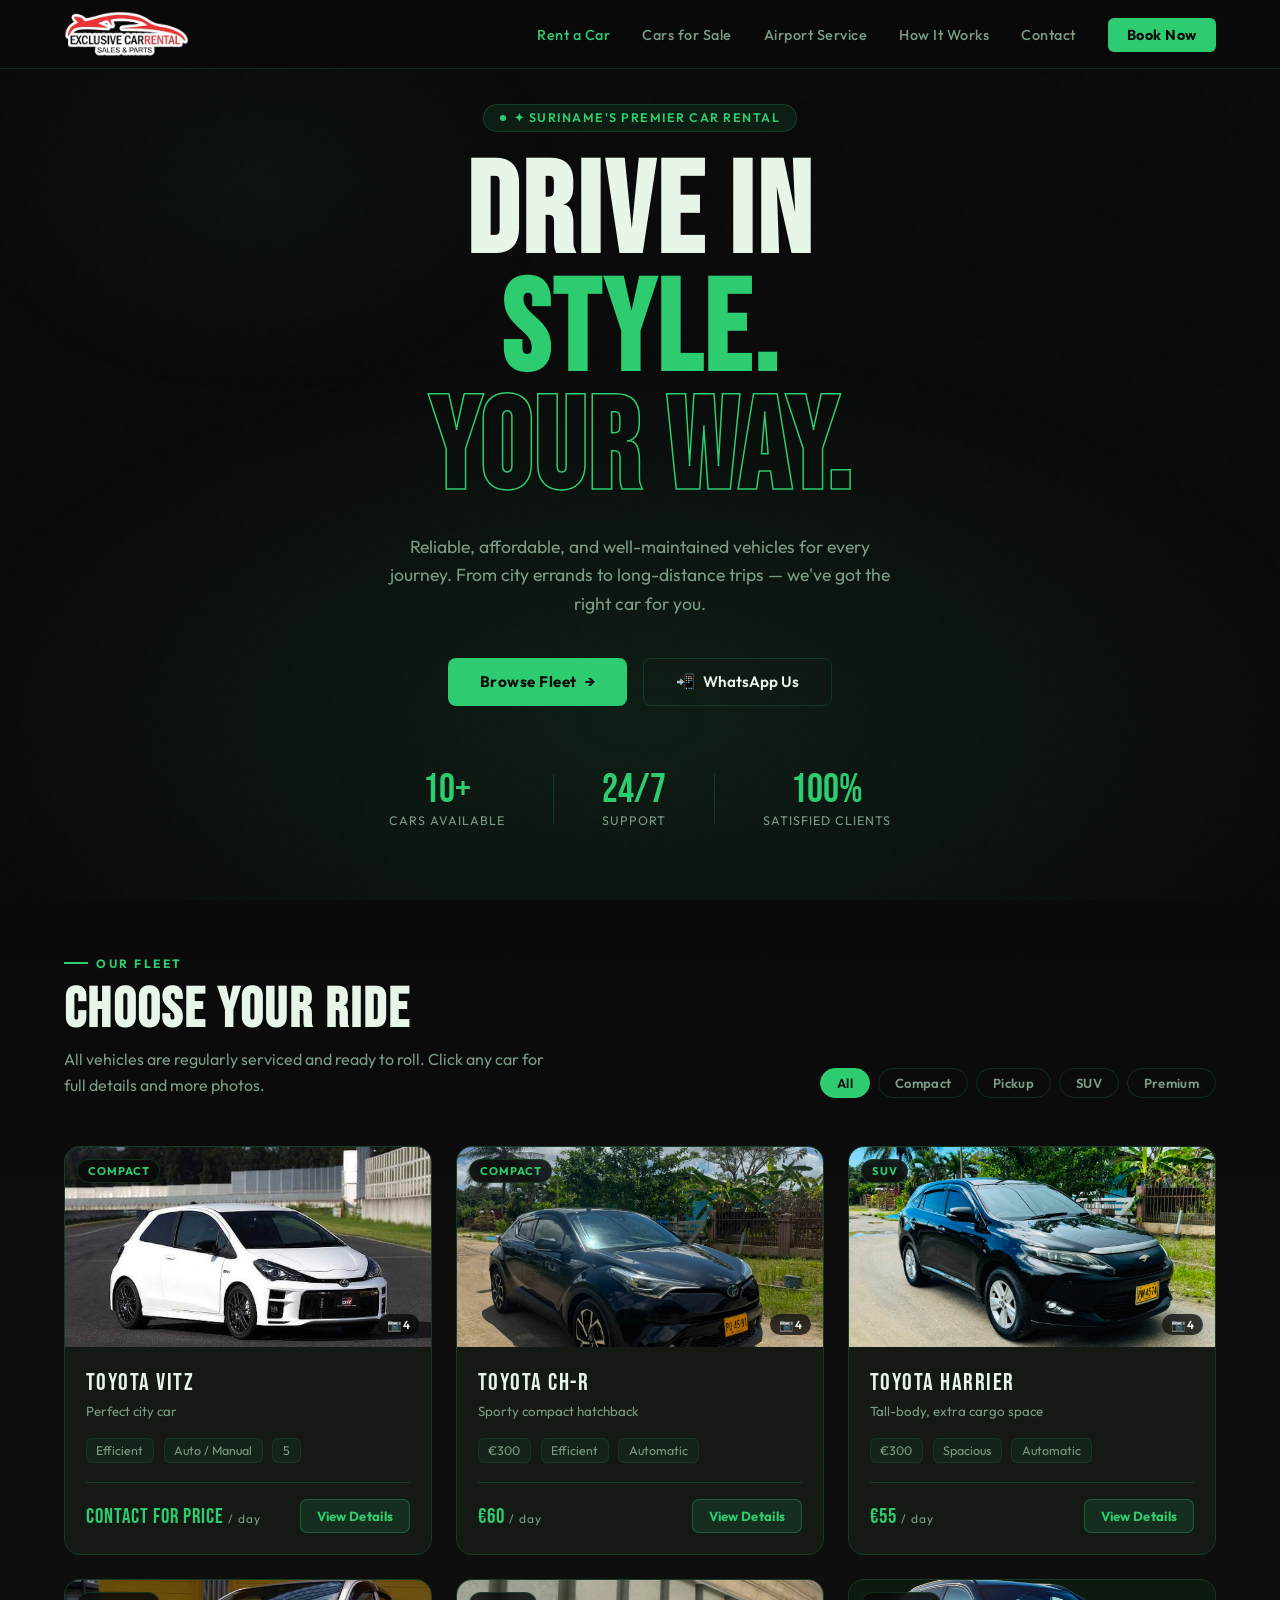
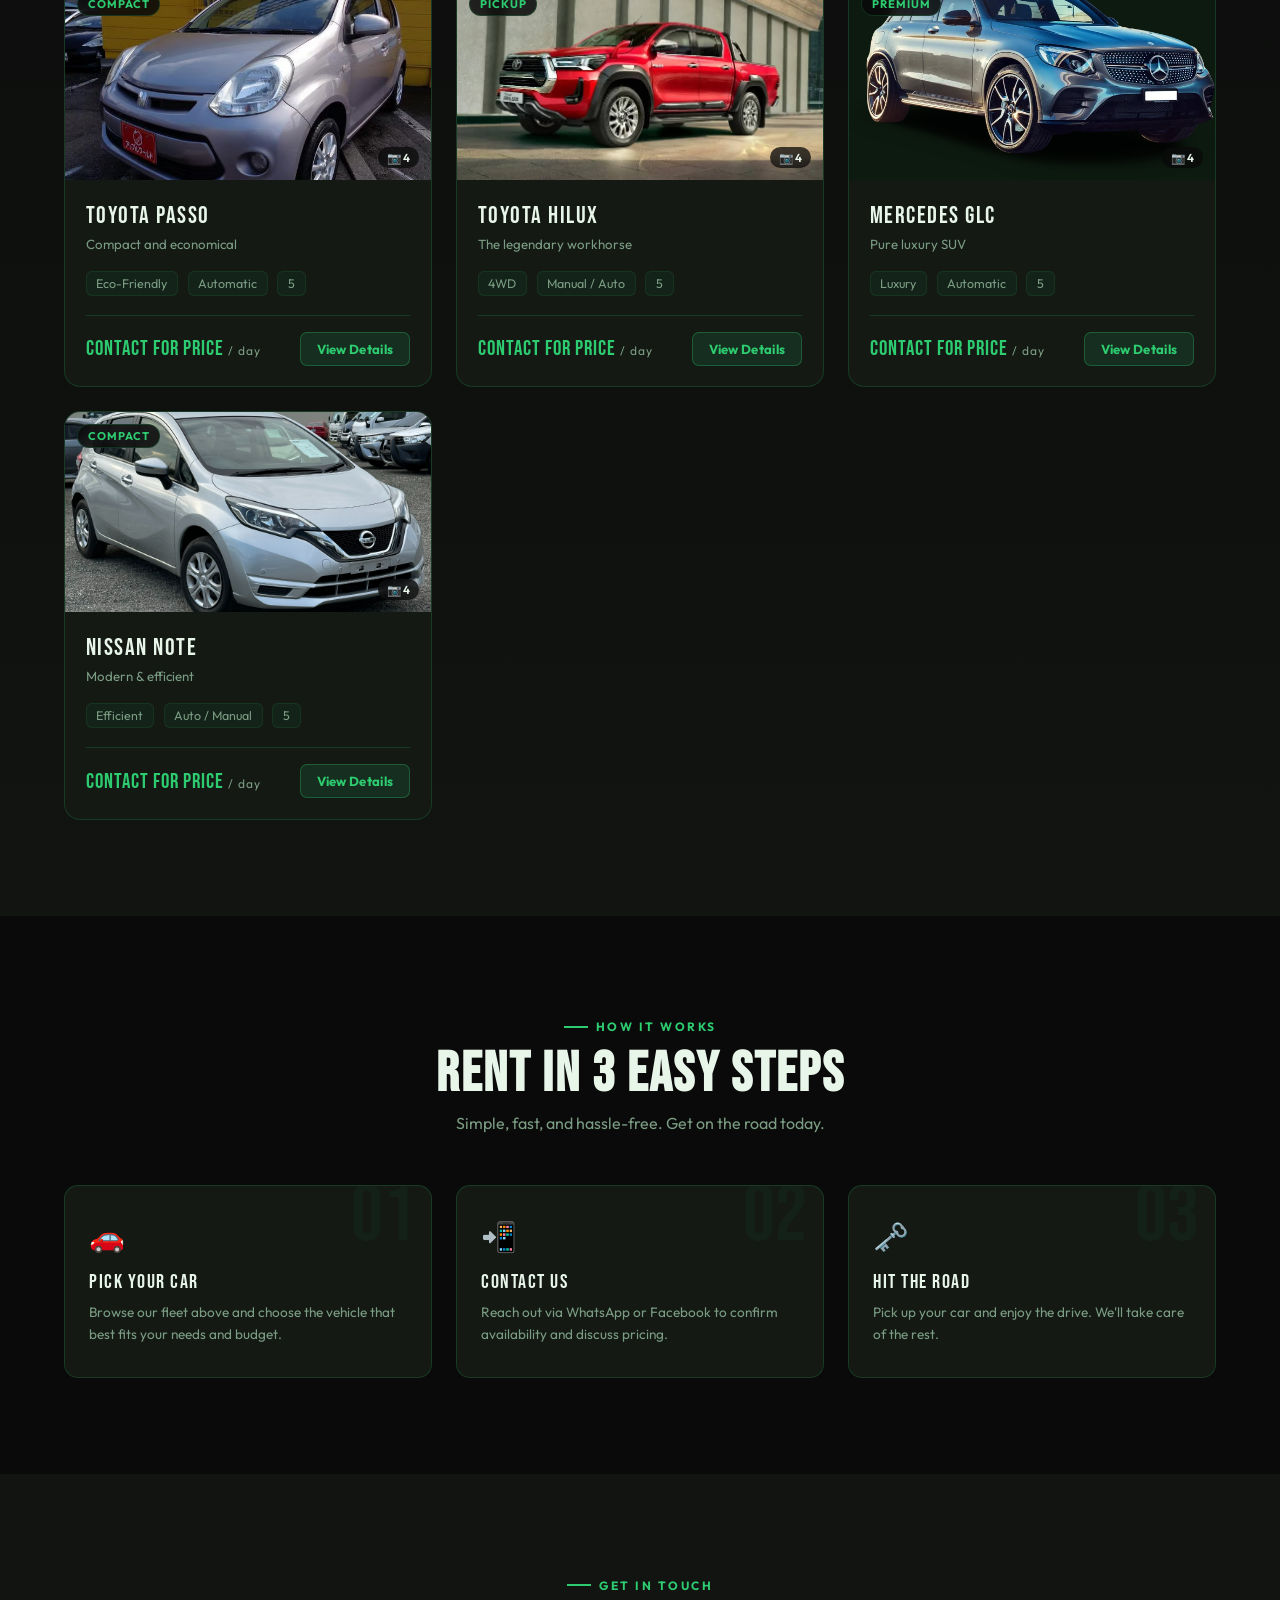
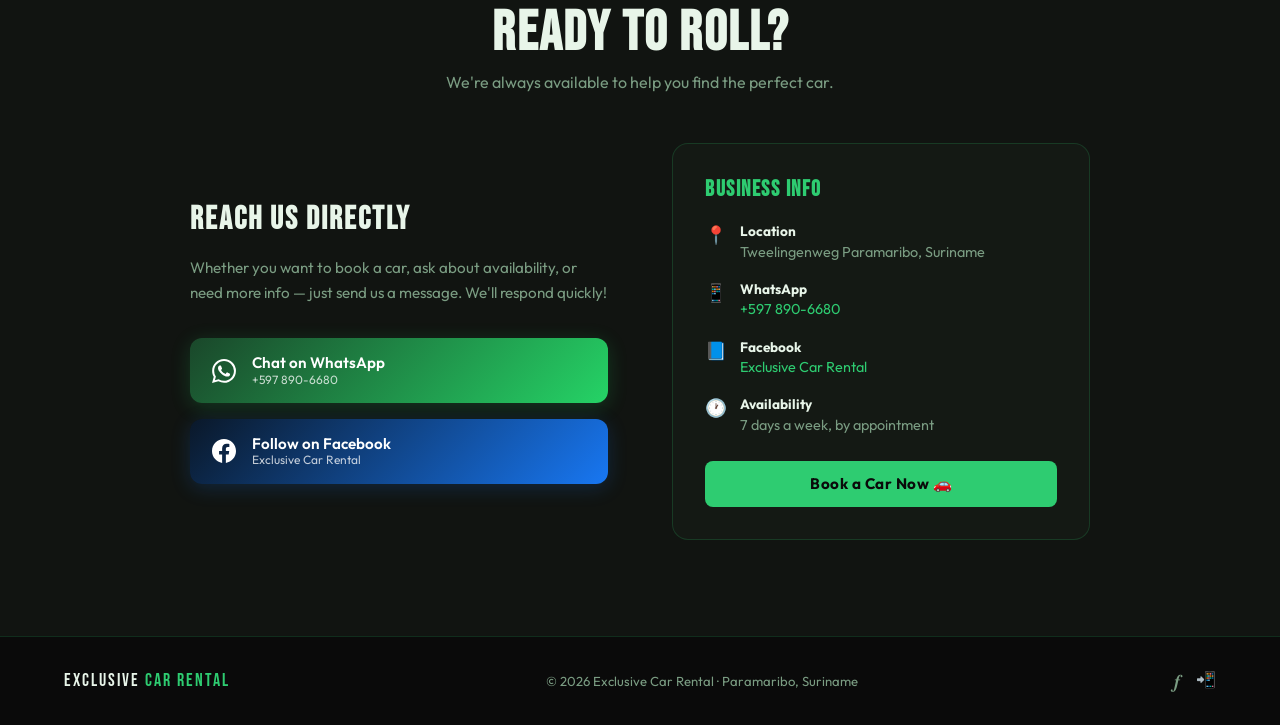
<file: index.html>
<!DOCTYPE html>
<html lang="en">
<head>
  <meta charset="UTF-8" />
  <meta name="viewport" content="width=device-width, initial-scale=1.0"/>
  <title>Exclusive Car Rental — Rent a Car in Suriname</title>
  <link rel="icon" href="img/logo.png">
  <link href="https://fonts.googleapis.com/css2?family=Bebas+Neue&family=Outfit:wght@300;400;500;600;700&display=swap" rel="stylesheet"/>
  <link rel="stylesheet" href="index.css">
</head>
<body>

<!-- NAVBAR -->
<nav>
  <a href="index.html" class="logo">
    <img src="img/logo.png" alt="Exclusive Car Rental">
  </a>
  <ul class="nav-links">
    <li><a href="index.html#fleet" class="active">Rent a Car</a></li>
    <li><a href="sales.html">Cars for Sale</a></li>
    <li><a href="airport.html">Airport Service</a></li>
    <li><a href="index.html#how">How It Works</a></li>
    <li><a href="index.html#contact">Contact</a></li>
    <li><a href="https://wa.me/5978906680" target="_blank" class="nav-cta">Book Now</a></li>
  </ul>
  <button class="hamburger" onclick="toggleMenu()" aria-label="Menu">
    <span></span><span></span><span></span>
  </button>
</nav>

<!-- MOBILE MENU -->
<div class="mobile-menu" id="mobileMenu">
  <a href="index.html#fleet" onclick="toggleMenu()">Rent a Car</a>
  <a href="sales.html" onclick="toggleMenu()">Cars for Sale</a>
  <a href="airport.html" onclick="toggleMenu()">Airport Service</a>
  <a href="index.html#how" onclick="toggleMenu()">How It Works</a>
  <a href="index.html#contact" onclick="toggleMenu()">Contact</a>
  <a href="https://wa.me/5978906680" target="_blank">📲 Book on WhatsApp</a>
</div>

<!-- HERO -->
<section class="hero">
  <div class="hero-bg"></div>
  <div class="hero-badge">✦ Suriname's Premier Car Rental</div>
  <h1>
    DRIVE IN<br>
    <span class="accent">STYLE.</span><br>
    <span class="outline">YOUR WAY.</span>
  </h1>
  <p class="hero-sub">
    Reliable, affordable, and well-maintained vehicles for every journey.
    From city errands to long-distance trips — we've got the right car for you.
  </p>
  <div class="hero-actions">
    <a href="#fleet" class="btn-primary">
      <span>Browse Fleet</span>
      <span>→</span>
    </a>
    <a href="https://wa.me/5978906680" target="_blank" class="btn-outline">
      <span>📲</span>
      <span>WhatsApp Us</span>
    </a>
  </div>
  <div class="hero-stats">
    <div class="stat">
      <div class="stat-num">10+</div>
      <div class="stat-label">Cars Available</div>
    </div>
    <div class="divider"></div>
    <div class="stat">
      <div class="stat-num">24/7</div>
      <div class="stat-label">Support</div>
    </div>
    <div class="divider"></div>
    <div class="stat">
      <div class="stat-num">100%</div>
      <div class="stat-label">Satisfied Clients</div>
    </div>
  </div>
</section>

<!-- FLEET -->
<section id="fleet">
  <div class="fleet-header">
    <div>
      <div class="section-label">Our Fleet</div>
      <h2 class="section-title">CHOOSE YOUR RIDE</h2>
      <p class="section-sub">All vehicles are regularly serviced and ready to roll. Click any car for full details and more photos.</p>
    </div>
    <div class="filter-tabs">
      <button class="tab active" onclick="filterCars('all', this)">All</button>
      <button class="tab" onclick="filterCars('compact', this)">Compact</button>
      <button class="tab" onclick="filterCars('pickup', this)">Pickup</button>
      <button class="tab" onclick="filterCars('suv', this)">SUV</button>
      <button class="tab" onclick="filterCars('premium', this)">Premium</button>
    </div>
  </div>

  <div class="cars-grid" id="carsGrid">
    <!-- populated by script -->
  </div>
</section>

<!-- HOW IT WORKS -->
<section id="how">
  <div style="text-align:center; margin-bottom:0;">
    <div class="section-label" style="justify-content:center;">How It Works</div>
    <h2 class="section-title">RENT IN 3 EASY STEPS</h2>
    <p class="section-sub" style="margin: 0 auto;">Simple, fast, and hassle-free. Get on the road today.</p>
  </div>
  <div class="how-grid">
    <div class="how-card reveal" data-num="01">
      <div class="how-icon">🚗</div>
      <div class="how-title">Pick Your Car</div>
      <div class="how-desc">Browse our fleet above and choose the vehicle that best fits your needs and budget.</div>
    </div>
    <div class="how-card reveal" data-num="02" style="transition-delay:0.1s">
      <div class="how-icon">📲</div>
      <div class="how-title">Contact Us</div>
      <div class="how-desc">Reach out via WhatsApp or Facebook to confirm availability and discuss pricing.</div>
    </div>
    <div class="how-card reveal" data-num="03" style="transition-delay:0.2s">
      <div class="how-icon">🗝️</div>
      <div class="how-title">Hit the Road</div>
      <div class="how-desc">Pick up your car and enjoy the drive. We'll take care of the rest.</div>
    </div>
  </div>
</section>

<!-- CONTACT -->
<section id="contact">
  <div style="text-align:center;">
    <div class="section-label" style="justify-content:center;">Get In Touch</div>
    <h2 class="section-title">READY TO ROLL?</h2>
    <p class="section-sub" style="margin: 0 auto;">We're always available to help you find the perfect car.</p>
  </div>

  <div class="contact-wrapper">
    <div class="contact-info reveal">
      <h3>Reach Us Directly</h3>
      <p>Whether you want to book a car, ask about availability, or need more info — just send us a message. We'll respond quickly!</p>
      <div class="social-btns">
        <a href="https://wa.me/5978906680" target="_blank" class="social-btn whatsapp">
          <svg viewBox="0 0 24 24" fill="currentColor">
            <path d="M17.472 14.382c-.297-.149-1.758-.867-2.03-.967-.273-.099-.471-.148-.67.15-.197.297-.767.966-.94 1.164-.173.199-.347.223-.644.075-.297-.15-1.255-.463-2.39-1.475-.883-.788-1.48-1.761-1.653-2.059-.173-.297-.018-.458.13-.606.134-.133.298-.347.446-.52.149-.174.198-.298.298-.497.099-.198.05-.371-.025-.52-.075-.149-.669-1.612-.916-2.207-.242-.579-.487-.5-.669-.51-.173-.008-.371-.01-.57-.01-.198 0-.52.074-.792.372-.272.297-1.04 1.016-1.04 2.479 0 1.462 1.065 2.875 1.213 3.074.149.198 2.096 3.2 5.077 4.487.709.306 1.262.489 1.694.625.712.227 1.36.195 1.871.118.571-.085 1.758-.719 2.006-1.413.248-.694.248-1.289.173-1.413-.074-.124-.272-.198-.57-.347m-5.421 7.403h-.004a9.87 9.87 0 01-5.031-1.378l-.361-.214-3.741.982.998-3.648-.235-.374a9.86 9.86 0 01-1.51-5.26c.001-5.45 4.436-9.884 9.888-9.884 2.64 0 5.122 1.03 6.988 2.898a9.825 9.825 0 012.893 6.994c-.003 5.45-4.437 9.884-9.885 9.884m8.413-18.297A11.815 11.815 0 0012.05 0C5.495 0 .16 5.335.157 11.892c0 2.096.547 4.142 1.588 5.945L.057 24l6.305-1.654a11.882 11.882 0 005.683 1.448h.005c6.554 0 11.89-5.335 11.893-11.893a11.821 11.821 0 00-3.48-8.413z"/>
          </svg>
          <div class="social-btn-text">
            Chat on WhatsApp
            <small>+597 890-6680</small>
          </div>
        </a>
        <a href="https://www.facebook.com/share/1Eqevfsc1A/?mibextid=wwXIfr" target="_blank" class="social-btn facebook">
          <svg viewBox="0 0 24 24" fill="currentColor">
            <path d="M24 12.073c0-6.627-5.373-12-12-12s-12 5.373-12 12c0 5.99 4.388 10.954 10.125 11.854v-8.385H7.078v-3.47h3.047V9.43c0-3.007 1.792-4.669 4.533-4.669 1.312 0 2.686.235 2.686.235v2.953H15.83c-1.491 0-1.956.925-1.956 1.874v2.25h3.328l-.532 3.47h-2.796v8.385C19.612 23.027 24 18.062 24 12.073z"/>
          </svg>
          <div class="social-btn-text">
            Follow on Facebook
            <small>Exclusive Car Rental</small>
          </div>
        </a>
      </div>
    </div>

    <div class="contact-card reveal" style="transition-delay:0.15s">
      <h4>Business Info</h4>
      <div class="contact-row">
        <span class="contact-row-icon">📍</span>
        <div><strong>Location</strong>Tweelingenweg Paramaribo, Suriname</div>
      </div>
      <div class="contact-row">
        <span class="contact-row-icon">📱</span>
        <div><strong>WhatsApp</strong><a href="https://wa.me/5978906680" style="color:var(--green); text-decoration:none;">+597 890-6680</a></div>
      </div>
      <div class="contact-row">
        <span class="contact-row-icon">📘</span>
        <div><strong>Facebook</strong><a href="https://www.facebook.com/share/1Eqevfsc1A/?mibextid=wwXIfr" target="_blank" style="color:var(--green); text-decoration:none;">Exclusive Car Rental</a></div>
      </div>
      <div class="contact-row">
        <span class="contact-row-icon">🕐</span>
        <div><strong>Availability</strong>7 days a week, by appointment</div>
      </div>
      <a href="https://wa.me/5978906680?text=Hi! I'd like to rent a car." target="_blank" class="btn-primary" style="width:100%; justify-content:center; margin-top:0.5rem;">
        Book a Car Now 🚗
      </a>
    </div>
  </div>
</section>

<!-- FOOTER -->
<footer>
  <div class="footer-logo">EXCLUSIVE <span>CAR RENTAL</span></div>
  <div>© 2026 Exclusive Car Rental · Paramaribo, Suriname</div>
  <div style="display:flex; gap:1rem;">
    <a href="https://www.facebook.com/share/1Eqevfsc1A/?mibextid=wwXIfr" target="_blank" style="color:var(--muted); font-size:1.2rem; text-decoration:none; transition:color 0.2s;" onmouseover="this.style.color='#1877f2'" onmouseout="this.style.color='var(--muted)'">𝒇</a>
    <a href="https://wa.me/5978906680" target="_blank" style="color:var(--muted); font-size:1rem; text-decoration:none; transition:color 0.2s;" onmouseover="this.style.color='#25d366'" onmouseout="this.style.color='var(--muted)'">📲</a>
  </div>
</footer>

<script src="cars-data.js"></script>
<script>
  function toggleMenu() {
    document.getElementById('mobileMenu').classList.toggle('open');
  }

  // Build fleet cards from CARS.rental
  const grid = document.getElementById('carsGrid');
  const rentalCars = CARS.rental;
  let i = 0;
  for (const id in rentalCars) {
    const car = rentalCars[id];
    const cover = `img/rental/${id}/${car.images[0]}`;
    const card = document.createElement('a');
    card.href = `car-detail.html?type=rental&id=${id}`;
    card.className = 'car-card';
    card.dataset.cat = car.category;
    card.style.animationDelay = `${0.05 + i * 0.05}s`;
    card.innerHTML = `
      <div class="car-image">
        <div class="car-tag">${car.categoryLabel}</div>
        <img src="${cover}" alt="${car.name}">
        <div class="photo-count">📷 ${car.images.length}</div>
      </div>
      <div class="car-body">
        <div class="car-name">${car.name}</div>
        <div class="car-desc">${car.tagline}</div>
        <div class="car-specs">
          ${car.specs.slice(0,3).map(s => `<span class="spec">${s.value}</span>`).join('')}
        </div>
        <div class="car-footer">
          <div class="car-price">${car.price} <span>${car.priceUnit}</span></div>
          <span class="btn-rent">View Details</span>
        </div>
      </div>
    `;
    grid.appendChild(card);
    i++;
  }

  function filterCars(cat, btn) {
    document.querySelectorAll('.tab').forEach(t => t.classList.remove('active'));
    btn.classList.add('active');
    document.querySelectorAll('.car-card').forEach(card => {
      card.style.display = (cat === 'all' || card.dataset.cat === cat) ? '' : 'none';
    });
  }

  const observer = new IntersectionObserver((entries) => {
    entries.forEach(e => {
      if (e.isIntersecting) {
        e.target.classList.add('visible');
        observer.unobserve(e.target);
      }
    });
  }, { threshold: 0.1 });
  document.querySelectorAll('.reveal').forEach(el => observer.observe(el));
</script>

</body>
</html>
</file>
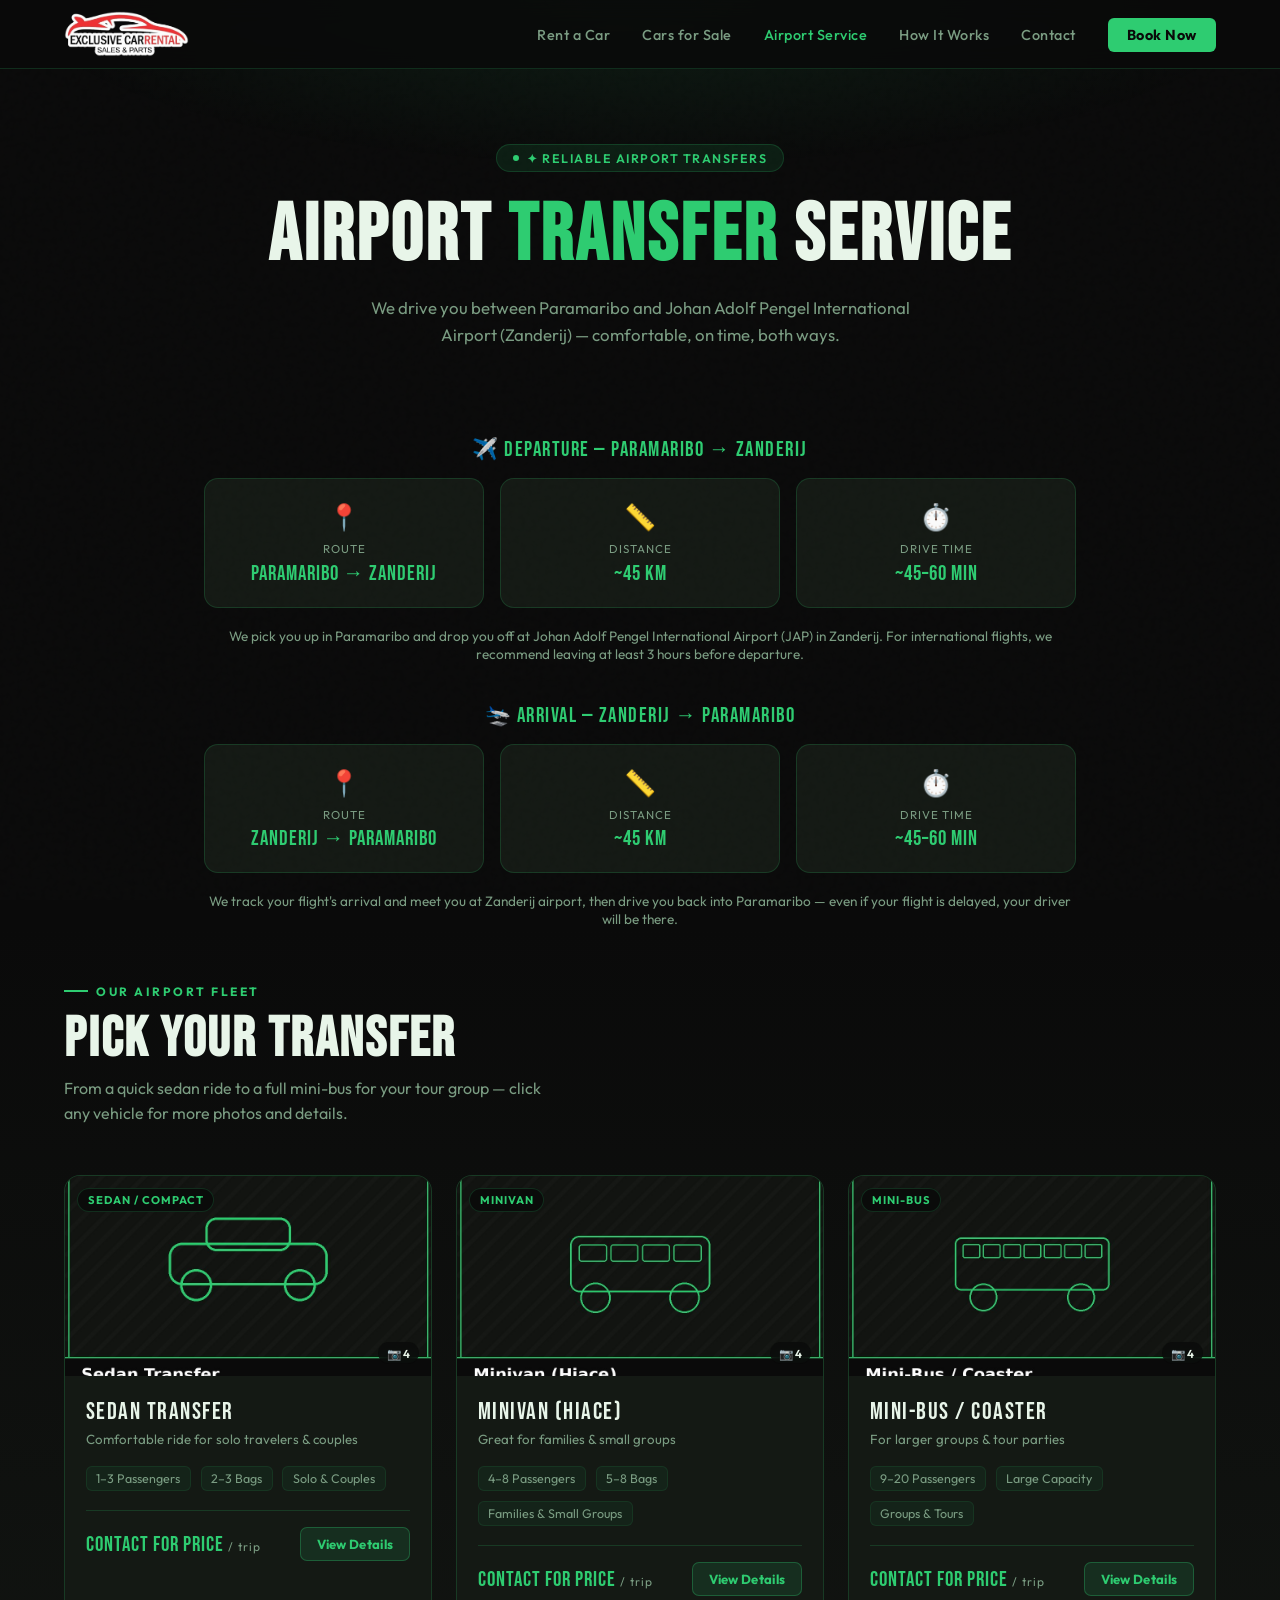
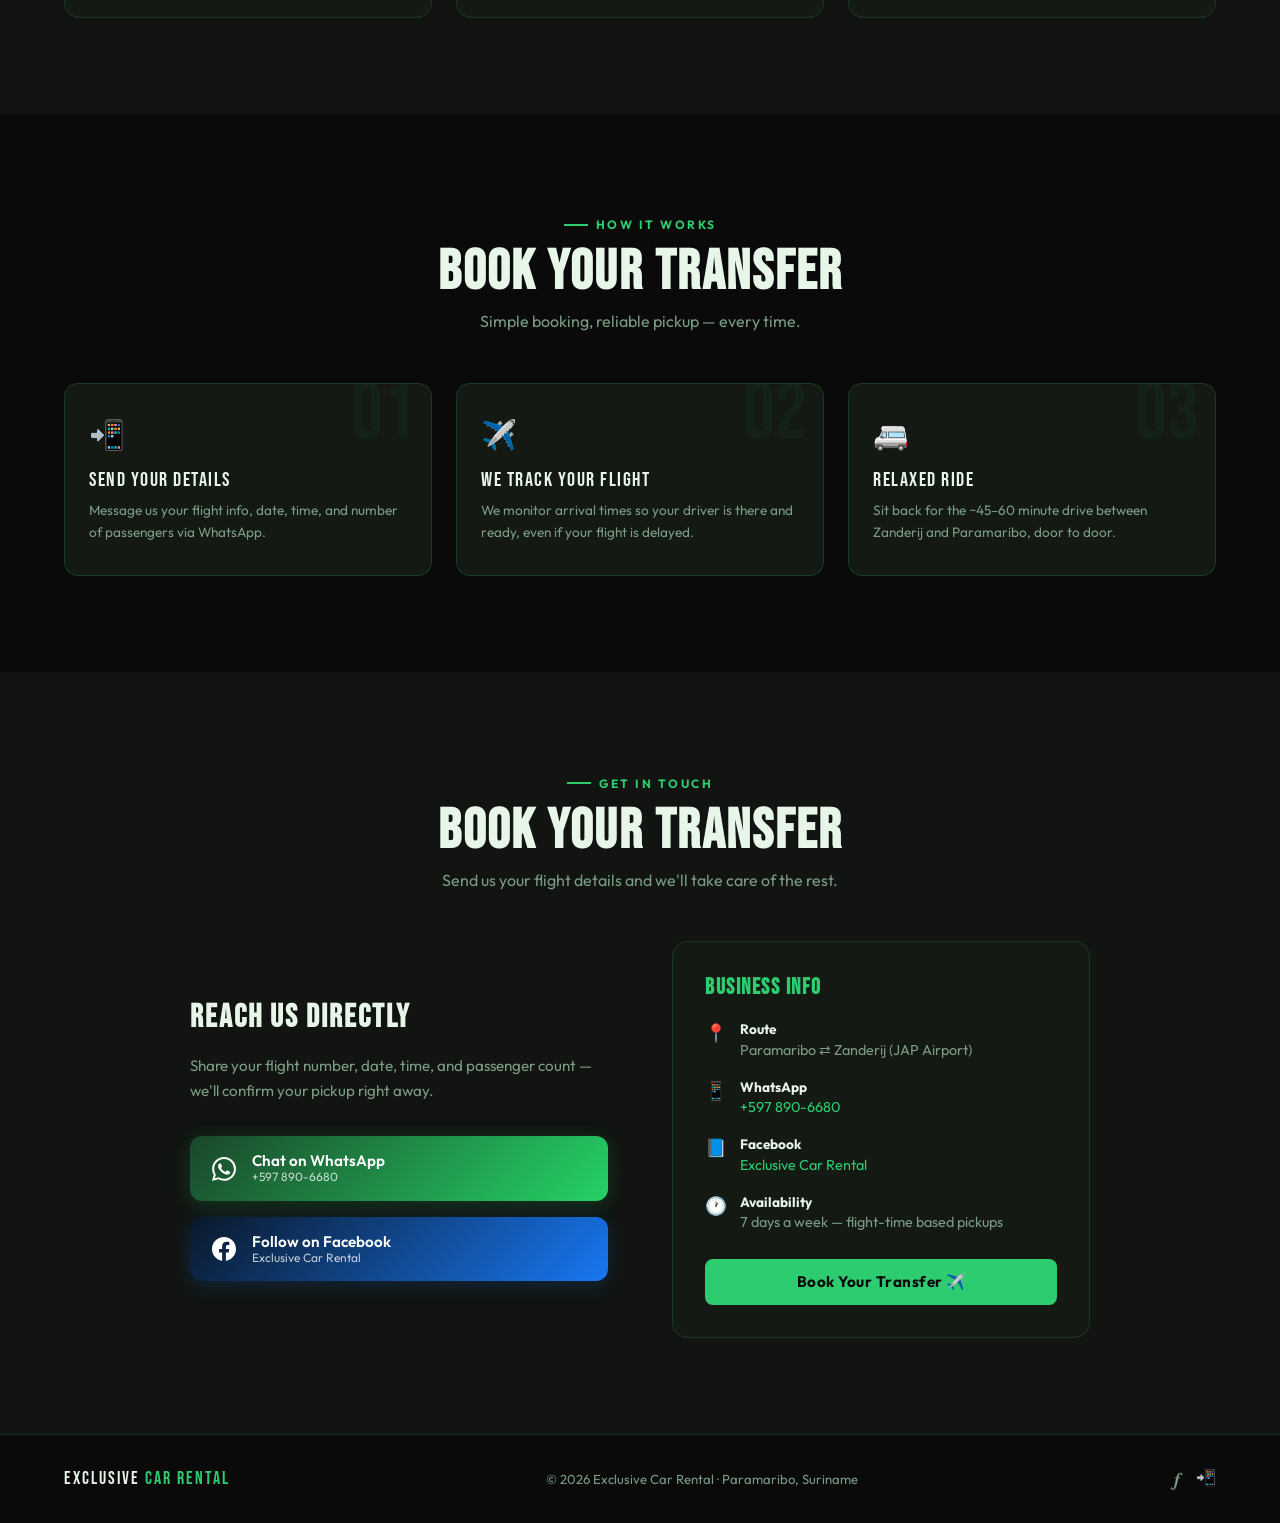
<file: airport.html>
<!DOCTYPE html>
<html lang="en">
<head>
  <meta charset="UTF-8" />
  <meta name="viewport" content="width=device-width, initial-scale=1.0"/>
  <title>Airport Transfer Service — Exclusive Car Rental</title>
  <link rel="icon" href="img/logo.png">
  <link href="https://fonts.googleapis.com/css2?family=Bebas+Neue&family=Outfit:wght@300;400;500;600;700&display=swap" rel="stylesheet"/>
  <link rel="stylesheet" href="index.css">
  <style>
    /* page-specific tweaks, kept small and scoped to this page */
    .route-strip {
      max-width: 1000px;
      margin: 1rem auto 0;
      display: grid;
      grid-template-columns: repeat(3, 1fr);
      gap: 1rem;
      padding: 0 5%;
    }
    .route-direction-title {
      max-width: 1000px;
      margin: 2.5rem auto 0;
      padding: 0 5%;
      text-align: center;
      font-family: 'Bebas Neue', sans-serif;
      font-size: 1.3rem;
      letter-spacing: 1.5px;
      color: var(--green);
    }
    .route-card {
      background: var(--card-bg);
      border: 1px solid var(--border);
      border-radius: 14px;
      padding: 1.3rem;
      text-align: center;
    }
    .route-card .icon { font-size: 1.6rem; margin-bottom: 0.5rem; }
    .route-card .label { font-size: 0.72rem; color: var(--muted); text-transform: uppercase; letter-spacing: 1px; margin-bottom: 0.3rem; }
    .route-card .value { font-family: 'Bebas Neue', sans-serif; font-size: 1.3rem; color: var(--green); letter-spacing: 1px; }
    .route-map-note {
      max-width: 1000px;
      margin: 1.2rem auto 0;
      padding: 0 5%;
      text-align: center;
      color: var(--muted);
      font-size: 0.85rem;
    }
    @media (max-width: 700px) {
      .route-strip { grid-template-columns: 1fr; }
    }
  </style>
</head>
<body>

<!-- NAVBAR -->
<nav>
  <a href="index.html" class="logo">
    <img src="img/logo.png" alt="Exclusive Car Rental">
  </a>
  <ul class="nav-links">
    <li><a href="index.html#fleet">Rent a Car</a></li>
    <li><a href="sales.html">Cars for Sale</a></li>
    <li><a href="airport.html" class="active">Airport Service</a></li>
    <li><a href="index.html#how">How It Works</a></li>
    <li><a href="index.html#contact">Contact</a></li>
    <li><a href="https://wa.me/5978906680" target="_blank" class="nav-cta">Book Now</a></li>
  </ul>
  <button class="hamburger" onclick="toggleMenu()" aria-label="Menu">
    <span></span><span></span><span></span>
  </button>
</nav>

<!-- MOBILE MENU -->
<div class="mobile-menu" id="mobileMenu">
  <a href="index.html#fleet" onclick="toggleMenu()">Rent a Car</a>
  <a href="sales.html" onclick="toggleMenu()">Cars for Sale</a>
  <a href="airport.html" onclick="toggleMenu()">Airport Service</a>
  <a href="index.html#how" onclick="toggleMenu()">How It Works</a>
  <a href="index.html#contact" onclick="toggleMenu()">Contact</a>
  <a href="https://wa.me/5978906680" target="_blank">📲 Book on WhatsApp</a>
</div>

<!-- PAGE HERO -->
<section class="page-hero">
  <div class="hero-badge">✦ Reliable Airport Transfers</div>
  <h1>AIRPORT <span class="accent">TRANSFER</span> SERVICE</h1>
  <p>We drive you between Paramaribo and Johan Adolf Pengel International Airport (Zanderij) — comfortable, on time, both ways.</p>
</section>

<!-- ROUTE INFO STRIPS -->
<div class="route-direction-title">✈️ Departure — Paramaribo → Zanderij</div>
<div class="route-strip">
  <div class="route-card">
    <div class="icon">📍</div>
    <div class="label">Route</div>
    <div class="value">Paramaribo → Zanderij</div>
  </div>
  <div class="route-card">
    <div class="icon">📏</div>
    <div class="label">Distance</div>
    <div class="value">~45 km</div>
  </div>
  <div class="route-card">
    <div class="icon">⏱️</div>
    <div class="label">Drive Time</div>
    <div class="value">~45–60 min</div>
  </div>
</div>
<p class="route-map-note">We pick you up in Paramaribo and drop you off at Johan Adolf Pengel International Airport (JAP) in Zanderij. For international flights, we recommend leaving at least 3 hours before departure.</p>

<div class="route-direction-title" style="margin-top:2.5rem;">🛬 Arrival — Zanderij → Paramaribo</div>
<div class="route-strip">
  <div class="route-card">
    <div class="icon">📍</div>
    <div class="label">Route</div>
    <div class="value">Zanderij → Paramaribo</div>
  </div>
  <div class="route-card">
    <div class="icon">📏</div>
    <div class="label">Distance</div>
    <div class="value">~45 km</div>
  </div>
  <div class="route-card">
    <div class="icon">⏱️</div>
    <div class="label">Drive Time</div>
    <div class="value">~45–60 min</div>
  </div>
</div>
<p class="route-map-note">We track your flight's arrival and meet you at Zanderij airport, then drive you back into Paramaribo — even if your flight is delayed, your driver will be there.</p>

<!-- VEHICLE FLEET -->
<section id="sale-grid-section">
  <div class="fleet-header">
    <div>
      <div class="section-label">Our Airport Fleet</div>
      <h2 class="section-title">PICK YOUR TRANSFER</h2>
      <p class="section-sub">From a quick sedan ride to a full mini-bus for your tour group — click any vehicle for more photos and details.</p>
    </div>
  </div>

  <div class="cars-grid" id="airportGrid">
    <!-- populated by script -->
  </div>
</section>

<!-- HOW IT WORKS -->
<section id="how">
  <div style="text-align:center; margin-bottom:0;">
    <div class="section-label" style="justify-content:center;">How It Works</div>
    <h2 class="section-title">BOOK YOUR TRANSFER</h2>
    <p class="section-sub" style="margin: 0 auto;">Simple booking, reliable pickup — every time.</p>
  </div>
  <div class="how-grid">
    <div class="how-card reveal" data-num="01">
      <div class="how-icon">📲</div>
      <div class="how-title">Send Your Details</div>
      <div class="how-desc">Message us your flight info, date, time, and number of passengers via WhatsApp.</div>
    </div>
    <div class="how-card reveal" data-num="02" style="transition-delay:0.1s">
      <div class="how-icon">✈️</div>
      <div class="how-title">We Track Your Flight</div>
      <div class="how-desc">We monitor arrival times so your driver is there and ready, even if your flight is delayed.</div>
    </div>
    <div class="how-card reveal" data-num="03" style="transition-delay:0.2s">
      <div class="how-icon">🚐</div>
      <div class="how-title">Relaxed Ride</div>
      <div class="how-desc">Sit back for the ~45–60 minute drive between Zanderij and Paramaribo, door to door.</div>
    </div>
  </div>
</section>

<!-- CONTACT -->
<section id="contact">
  <div style="text-align:center;">
    <div class="section-label" style="justify-content:center;">Get In Touch</div>
    <h2 class="section-title">BOOK YOUR TRANSFER</h2>
    <p class="section-sub" style="margin: 0 auto;">Send us your flight details and we'll take care of the rest.</p>
  </div>

  <div class="contact-wrapper">
    <div class="contact-info reveal">
      <h3>Reach Us Directly</h3>
      <p>Share your flight number, date, time, and passenger count — we'll confirm your pickup right away.</p>
      <div class="social-btns">
        <a href="https://wa.me/5978906680?text=Hi! I'd like to book an airport transfer." target="_blank" class="social-btn whatsapp">
          <svg viewBox="0 0 24 24" fill="currentColor">
            <path d="M17.472 14.382c-.297-.149-1.758-.867-2.03-.967-.273-.099-.471-.148-.67.15-.197.297-.767.966-.94 1.164-.173.199-.347.223-.644.075-.297-.15-1.255-.463-2.39-1.475-.883-.788-1.48-1.761-1.653-2.059-.173-.297-.018-.458.13-.606.134-.133.298-.347.446-.52.149-.174.198-.298.298-.497.099-.198.05-.371-.025-.52-.075-.149-.669-1.612-.916-2.207-.242-.579-.487-.5-.669-.51-.173-.008-.371-.01-.57-.01-.198 0-.52.074-.792.372-.272.297-1.04 1.016-1.04 2.479 0 1.462 1.065 2.875 1.213 3.074.149.198 2.096 3.2 5.077 4.487.709.306 1.262.489 1.694.625.712.227 1.36.195 1.871.118.571-.085 1.758-.719 2.006-1.413.248-.694.248-1.289.173-1.413-.074-.124-.272-.198-.57-.347m-5.421 7.403h-.004a9.87 9.87 0 01-5.031-1.378l-.361-.214-3.741.982.998-3.648-.235-.374a9.86 9.86 0 01-1.51-5.26c.001-5.45 4.436-9.884 9.888-9.884 2.64 0 5.122 1.03 6.988 2.898a9.825 9.825 0 012.893 6.994c-.003 5.45-4.437 9.884-9.885 9.884m8.413-18.297A11.815 11.815 0 0012.05 0C5.495 0 .16 5.335.157 11.892c0 2.096.547 4.142 1.588 5.945L.057 24l6.305-1.654a11.882 11.882 0 005.683 1.448h.005c6.554 0 11.89-5.335 11.893-11.893a11.821 11.821 0 00-3.48-8.413z"/>
          </svg>
          <div class="social-btn-text">
            Chat on WhatsApp
            <small>+597 890-6680</small>
          </div>
        </a>
        <a href="https://www.facebook.com/share/1Eqevfsc1A/?mibextid=wwXIfr" target="_blank" class="social-btn facebook">
          <svg viewBox="0 0 24 24" fill="currentColor">
            <path d="M24 12.073c0-6.627-5.373-12-12-12s-12 5.373-12 12c0 5.99 4.388 10.954 10.125 11.854v-8.385H7.078v-3.47h3.047V9.43c0-3.007 1.792-4.669 4.533-4.669 1.312 0 2.686.235 2.686.235v2.953H15.83c-1.491 0-1.956.925-1.956 1.874v2.25h3.328l-.532 3.47h-2.796v8.385C19.612 23.027 24 18.062 24 12.073z"/>
          </svg>
          <div class="social-btn-text">
            Follow on Facebook
            <small>Exclusive Car Rental</small>
          </div>
        </a>
      </div>
    </div>

    <div class="contact-card reveal" style="transition-delay:0.15s">
      <h4>Business Info</h4>
      <div class="contact-row">
        <span class="contact-row-icon">📍</span>
        <div><strong>Route</strong>Paramaribo ⇄ Zanderij (JAP Airport)</div>
      </div>
      <div class="contact-row">
        <span class="contact-row-icon">📱</span>
        <div><strong>WhatsApp</strong><a href="https://wa.me/5978906680" style="color:var(--green); text-decoration:none;">+597 890-6680</a></div>
      </div>
      <div class="contact-row">
        <span class="contact-row-icon">📘</span>
        <div><strong>Facebook</strong><a href="https://www.facebook.com/share/1Eqevfsc1A/?mibextid=wwXIfr" target="_blank" style="color:var(--green); text-decoration:none;">Exclusive Car Rental</a></div>
      </div>
      <div class="contact-row">
        <span class="contact-row-icon">🕐</span>
        <div><strong>Availability</strong>7 days a week — flight-time based pickups</div>
      </div>
      <a href="https://wa.me/5978906680?text=Hi! I'd like to book an airport transfer." target="_blank" class="btn-primary" style="width:100%; justify-content:center; margin-top:0.5rem;">
        Book Your Transfer ✈️
      </a>
    </div>
  </div>
</section>

<!-- FOOTER -->
<footer>
  <div class="footer-logo">EXCLUSIVE <span>CAR RENTAL</span></div>
  <div>© 2026 Exclusive Car Rental · Paramaribo, Suriname</div>
  <div style="display:flex; gap:1rem;">
    <a href="https://www.facebook.com/share/1Eqevfsc1A/?mibextid=wwXIfr" target="_blank" style="color:var(--muted); font-size:1.2rem; text-decoration:none;">𝒇</a>
    <a href="https://wa.me/5978906680" target="_blank" style="color:var(--muted); font-size:1rem; text-decoration:none;">📲</a>
  </div>
</footer>

<script src="cars-data.js"></script>
<script>
  function toggleMenu() {
    document.getElementById('mobileMenu').classList.toggle('open');
  }

  // Build vehicle cards from CARS.airport
  const grid = document.getElementById('airportGrid');
  const airportVehicles = CARS.airport;
  let i = 0;
  for (const id in airportVehicles) {
    const v = airportVehicles[id];
    const cover = `img/airport/${id}/${v.images[0]}`;
    const card = document.createElement('a');
    card.href = `car-detail.html?type=airport&id=${id}`;
    card.className = 'car-card reveal visible';
    card.style.animationDelay = `${0.05 + i * 0.05}s`;
    card.innerHTML = `
      <div class="car-image">
        <div class="car-tag">${v.categoryLabel}</div>
        <img src="${cover}" alt="${v.name}">
        <div class="photo-count">📷 ${v.images.length}</div>
      </div>
      <div class="car-body">
        <div class="car-name">${v.name}</div>
        <div class="car-desc">${v.tagline}</div>
        <div class="car-specs">
          ${v.specs.slice(0,3).map(s => `<span class="spec">${s.value}</span>`).join('')}
        </div>
        <div class="car-footer">
          <div class="car-price">${v.price} <span>${v.priceUnit}</span></div>
          <span class="btn-rent">View Details</span>
        </div>
      </div>
    `;
    grid.appendChild(card);
    i++;
  }

  const observer = new IntersectionObserver((entries) => {
    entries.forEach(e => {
      if (e.isIntersecting) {
        e.target.classList.add('visible');
        observer.unobserve(e.target);
      }
    });
  }, { threshold: 0.1 });
  document.querySelectorAll('.reveal').forEach(el => observer.observe(el));
</script>

</body>
</html>
</file>
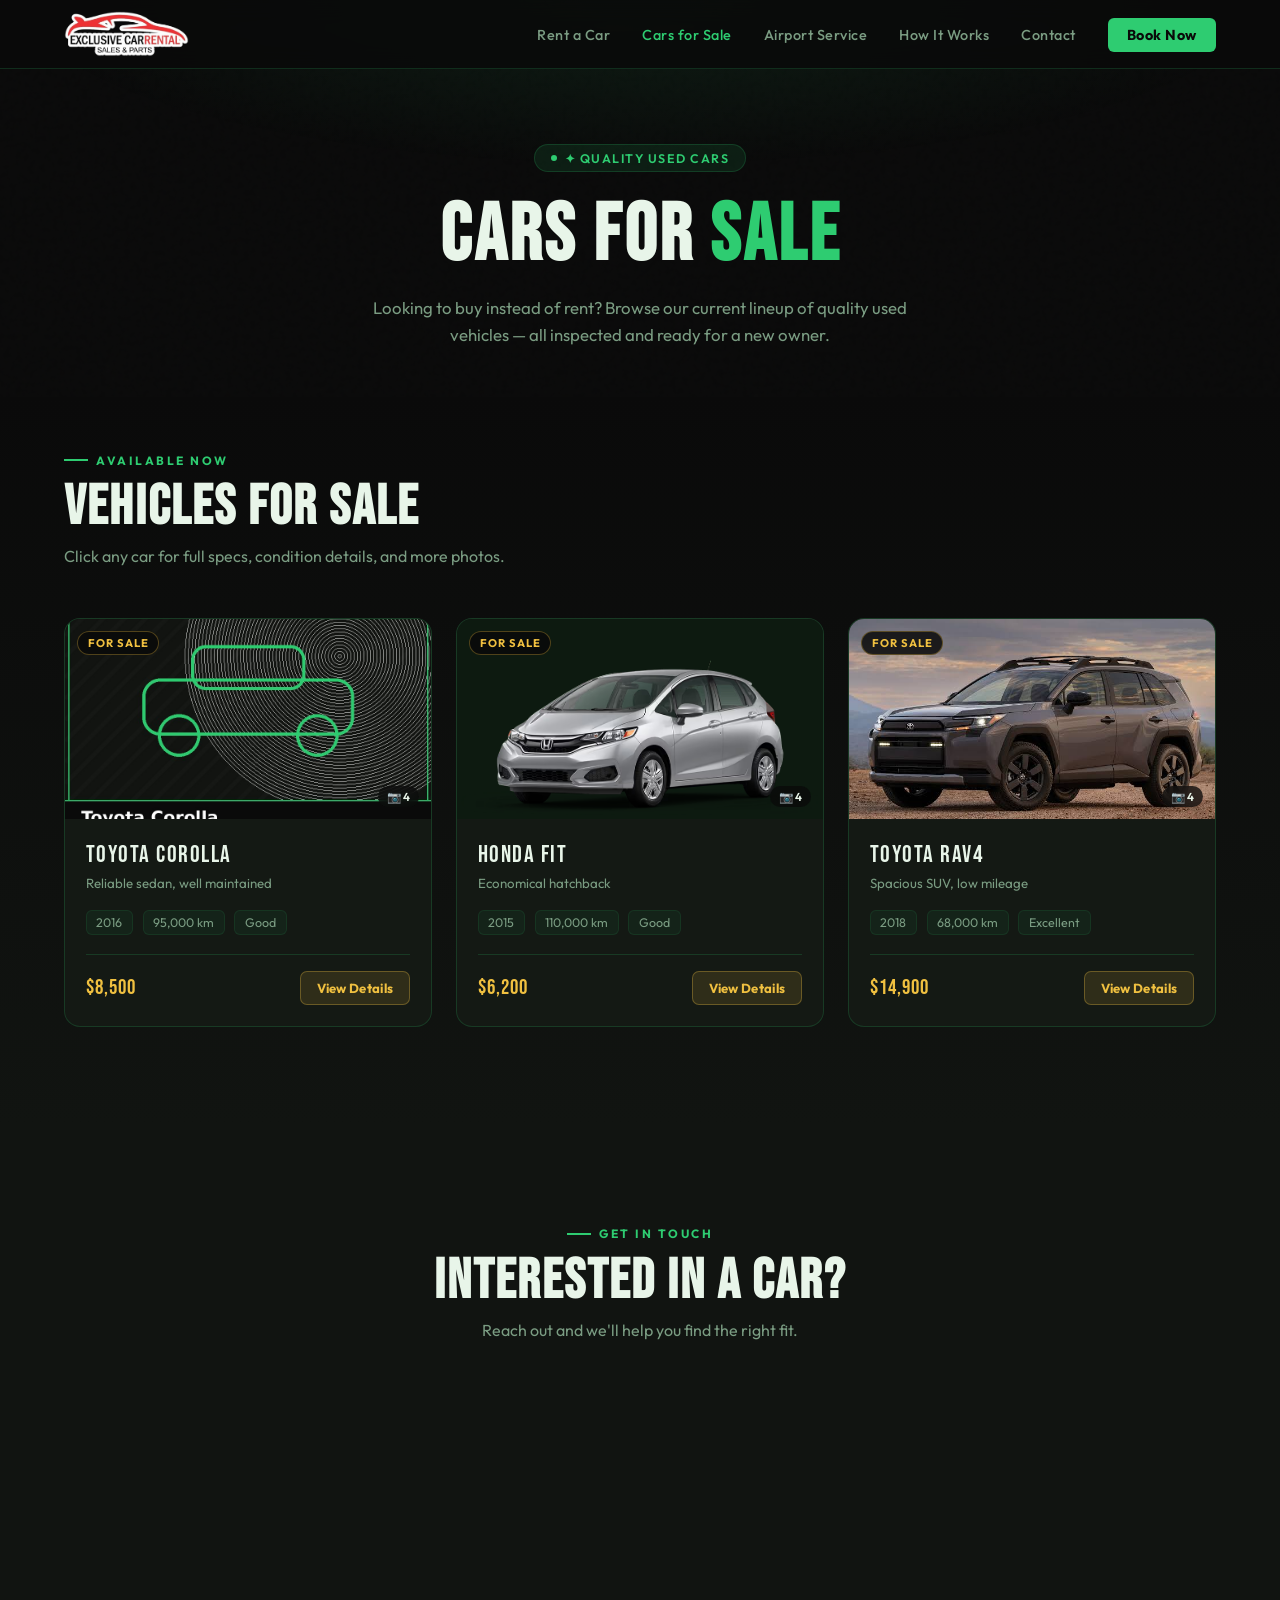
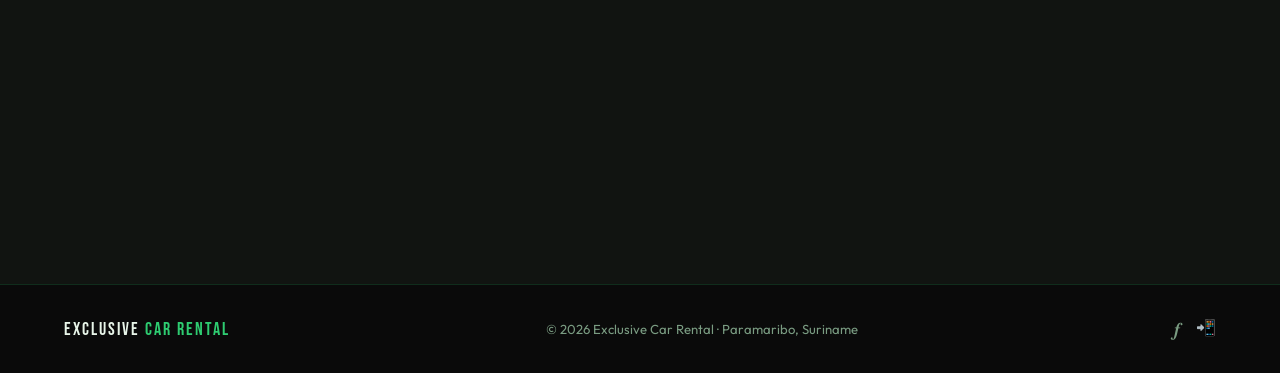
<file: sales.html>
<!DOCTYPE html>
<html lang="en">
<head>
  <meta charset="UTF-8" />
  <meta name="viewport" content="width=device-width, initial-scale=1.0"/>
  <title>Cars for Sale — Exclusive Car Rental</title>
  <link rel="icon" href="img/logo.png">
  <link href="https://fonts.googleapis.com/css2?family=Bebas+Neue&family=Outfit:wght@300;400;500;600;700&display=swap" rel="stylesheet"/>
  <link rel="stylesheet" href="index.css">
</head>
<body>

<!-- NAVBAR -->
<nav>
  <a href="index.html" class="logo">
    <img src="img/logo.png" alt="Exclusive Car Rental">
  </a>
  <ul class="nav-links">
    <li><a href="index.html#fleet">Rent a Car</a></li>
    <li><a href="sales.html" class="active">Cars for Sale</a></li>
    <li><a href="airport.html">Airport Service</a></li>
    <li><a href="index.html#how">How It Works</a></li>
    <li><a href="index.html#contact">Contact</a></li>
    <li><a href="https://wa.me/5978906680" target="_blank" class="nav-cta">Book Now</a></li>
  </ul>
  <button class="hamburger" onclick="toggleMenu()" aria-label="Menu">
    <span></span><span></span><span></span>
  </button>
</nav>

<!-- MOBILE MENU -->
<div class="mobile-menu" id="mobileMenu">
  <a href="index.html#fleet" onclick="toggleMenu()">Rent a Car</a>
  <a href="sales.html" onclick="toggleMenu()">Cars for Sale</a>
  <li><a href="airport.html">Airport Service</a></li>
  <a href="index.html#how" onclick="toggleMenu()">How It Works</a>
  <a href="index.html#contact" onclick="toggleMenu()">Contact</a>
  <a href="https://wa.me/5978906680" target="_blank">📲 Book on WhatsApp</a>
</div>

<!-- PAGE HERO -->
<section class="page-hero">
  <div class="hero-badge">✦ Quality Used Cars</div>
  <h1>CARS FOR <span class="accent">SALE</span></h1>
  <p>Looking to buy instead of rent? Browse our current lineup of quality used vehicles — all inspected and ready for a new owner.</p>
</section>

<!-- SALE GRID -->
<section id="sale-grid-section">
  <div class="fleet-header">
    <div>
      <div class="section-label">Available Now</div>
      <h2 class="section-title">VEHICLES FOR SALE</h2>
      <p class="section-sub">Click any car for full specs, condition details, and more photos.</p>
    </div>
  </div>

  <div class="cars-grid" id="salesGrid">
    <!-- populated by script -->
  </div>
</section>

<!-- CONTACT -->
<section id="contact">
  <div style="text-align:center;">
    <div class="section-label" style="justify-content:center;">Get In Touch</div>
    <h2 class="section-title">INTERESTED IN A CAR?</h2>
    <p class="section-sub" style="margin: 0 auto;">Reach out and we'll help you find the right fit.</p>
  </div>

  <div class="contact-wrapper">
    <div class="contact-info reveal">
      <h3>Reach Us Directly</h3>
      <p>Ask about a specific vehicle, request more photos, or arrange a viewing — just send a message. We'll respond quickly!</p>
      <div class="social-btns">
        <a href="https://wa.me/5978906680" target="_blank" class="social-btn whatsapp">
          <svg viewBox="0 0 24 24" fill="currentColor">
            <path d="M17.472 14.382c-.297-.149-1.758-.867-2.03-.967-.273-.099-.471-.148-.67.15-.197.297-.767.966-.94 1.164-.173.199-.347.223-.644.075-.297-.15-1.255-.463-2.39-1.475-.883-.788-1.48-1.761-1.653-2.059-.173-.297-.018-.458.13-.606.134-.133.298-.347.446-.52.149-.174.198-.298.298-.497.099-.198.05-.371-.025-.52-.075-.149-.669-1.612-.916-2.207-.242-.579-.487-.5-.669-.51-.173-.008-.371-.01-.57-.01-.198 0-.52.074-.792.372-.272.297-1.04 1.016-1.04 2.479 0 1.462 1.065 2.875 1.213 3.074.149.198 2.096 3.2 5.077 4.487.709.306 1.262.489 1.694.625.712.227 1.36.195 1.871.118.571-.085 1.758-.719 2.006-1.413.248-.694.248-1.289.173-1.413-.074-.124-.272-.198-.57-.347m-5.421 7.403h-.004a9.87 9.87 0 01-5.031-1.378l-.361-.214-3.741.982.998-3.648-.235-.374a9.86 9.86 0 01-1.51-5.26c.001-5.45 4.436-9.884 9.888-9.884 2.64 0 5.122 1.03 6.988 2.898a9.825 9.825 0 012.893 6.994c-.003 5.45-4.437 9.884-9.885 9.884m8.413-18.297A11.815 11.815 0 0012.05 0C5.495 0 .16 5.335.157 11.892c0 2.096.547 4.142 1.588 5.945L.057 24l6.305-1.654a11.882 11.882 0 005.683 1.448h.005c6.554 0 11.89-5.335 11.893-11.893a11.821 11.821 0 00-3.48-8.413z"/>
          </svg>
          <div class="social-btn-text">
            Chat on WhatsApp
            <small>+597 890-6680</small>
          </div>
        </a>
        <a href="https://www.facebook.com/share/1Eqevfsc1A/?mibextid=wwXIfr" target="_blank" class="social-btn facebook">
          <svg viewBox="0 0 24 24" fill="currentColor">
            <path d="M24 12.073c0-6.627-5.373-12-12-12s-12 5.373-12 12c0 5.99 4.388 10.954 10.125 11.854v-8.385H7.078v-3.47h3.047V9.43c0-3.007 1.792-4.669 4.533-4.669 1.312 0 2.686.235 2.686.235v2.953H15.83c-1.491 0-1.956.925-1.956 1.874v2.25h3.328l-.532 3.47h-2.796v8.385C19.612 23.027 24 18.062 24 12.073z"/>
          </svg>
          <div class="social-btn-text">
            Follow on Facebook
            <small>Exclusive Car Rental</small>
          </div>
        </a>
      </div>
    </div>

    <div class="contact-card reveal" style="transition-delay:0.15s">
      <h4>Business Info</h4>
      <div class="contact-row">
        <span class="contact-row-icon">📍</span>
        <div><strong>Location</strong>Paramaribo, Suriname</div>
      </div>
      <div class="contact-row">
        <span class="contact-row-icon">📱</span>
        <div><strong>WhatsApp</strong><a href="https://wa.me/5978906680" style="color:var(--green); text-decoration:none;">+597 890-6680</a></div>
      </div>
      <div class="contact-row">
        <span class="contact-row-icon">📘</span>
        <div><strong>Facebook</strong><a href="https://www.facebook.com/share/1Eqevfsc1A/?mibextid=wwXIfr" target="_blank" style="color:var(--green); text-decoration:none;">Exclusive Car Rental</a></div>
      </div>
      <div class="contact-row">
        <span class="contact-row-icon">🕐</span>
        <div><strong>Availability</strong>7 days a week, by appointment</div>
      </div>
      <a href="https://wa.me/5978906680?text=Hi! I'm interested in one of your cars for sale." target="_blank" class="btn-primary" style="width:100%; justify-content:center; margin-top:0.5rem;">
        Ask About a Car 🚗
      </a>
    </div>
  </div>
</section>

<!-- FOOTER -->
<footer>
  <div class="footer-logo">EXCLUSIVE <span>CAR RENTAL</span></div>
  <div>© 2026 Exclusive Car Rental · Paramaribo, Suriname</div>
  <div style="display:flex; gap:1rem;">
    <a href="https://www.facebook.com/share/1Eqevfsc1A/?mibextid=wwXIfr" target="_blank" style="color:var(--muted); font-size:1.2rem; text-decoration:none; transition:color 0.2s;" onmouseover="this.style.color='#1877f2'" onmouseout="this.style.color='var(--muted)'">𝒇</a>
    <a href="https://wa.me/5978906680" target="_blank" style="color:var(--muted); font-size:1rem; text-decoration:none; transition:color 0.2s;" onmouseover="this.style.color='#25d366'" onmouseout="this.style.color='var(--muted)'">📲</a>
  </div>
</footer>

<script src="cars-data.js"></script>
<script>
  function toggleMenu() {
    document.getElementById('mobileMenu').classList.toggle('open');
  }

  // Build sale cards from CARS.sales
  const grid = document.getElementById('salesGrid');
  const saleCars = CARS.sales;
  let i = 0;
  for (const id in saleCars) {
    const car = saleCars[id];
    const cover = `img/sales/${id}/${car.images[0]}`;
    const card = document.createElement('a');
    card.href = `car-detail.html?type=sales&id=${id}`;
    card.className = 'car-card reveal visible';
    card.style.animationDelay = `${0.05 + i * 0.05}s`;
    card.innerHTML = `
      <div class="car-image">
        <div class="car-tag for-sale">For Sale</div>
        <img src="${cover}" alt="${car.name}">
        <div class="photo-count">📷 ${car.images.length}</div>
      </div>
      <div class="car-body">
        <div class="car-name">${car.name}</div>
        <div class="car-desc">${car.tagline}</div>
        <div class="car-specs">
          <span class="spec">${car.year}</span>
          <span class="spec">${car.mileage}</span>
          <span class="spec">${car.condition}</span>
        </div>
        <div class="car-footer">
          <div class="car-price sale-price">${car.price}</div>
          <span class="btn-rent sale-btn">View Details</span>
        </div>
      </div>
    `;
    grid.appendChild(card);
    i++;
  }
</script>

</body>
</html>
</file>
<file: index.css>
*, *::before, *::after { box-sizing: border-box; margin: 0; padding: 0; }

:root {
  --green: #2ecc71;
  --green-dark: #1a7a43;
  --green-light: #4fffaa;
  --black: #0a0a0a;
  --dark: #111411;
  --card-bg: #141914;
  --border: rgba(46,204,113,0.18);
  --text: #e8f5e9;
  --muted: #7a9c82;
  --gold: #f0c040;
}

html { scroll-behavior: smooth; }

body {
  background: var(--black);
  color: var(--text);
  font-family: 'Outfit', sans-serif;
  overflow-x: hidden;
}

body::before {
  content: '';
  position: fixed;
  inset: 0;
  background-image: url("data:image/svg+xml,%3Csvg viewBox='0 0 200 200' xmlns='http://www.w3.org/2000/svg'%3E%3Cfilter id='n'%3E%3CfeTurbulence type='fractalNoise' baseFrequency='0.75' numOctaves='4' stitchTiles='stitch'/%3E%3C/filter%3E%3Crect width='100%25' height='100%25' filter='url(%23n)' opacity='0.04'/%3E%3C/svg%3E");
  pointer-events: none;
  z-index: 0;
  opacity: 0.4;
}

/* ── NAVBAR ── */
nav {
  position: fixed; top: 0; left: 0; right: 0;
  z-index: 100;
  display: flex; align-items: center; justify-content: space-between;
  padding: 0.7rem 5%;
  background: rgba(10,10,10,0.85);
  backdrop-filter: blur(12px);
  border-bottom: 1px solid var(--border);
}

.logo {
  display: flex; align-items: center; gap: 0.6rem;
  text-decoration: none;
}

.logo img {
  height: 46px;
  width: auto;
  display: block;
}

.nav-links {
  display: flex; align-items: center; gap: 2rem; list-style: none;
}

.nav-links a {
  color: var(--muted);
  text-decoration: none;
  font-size: 0.9rem;
  font-weight: 500;
  letter-spacing: 0.5px;
  transition: color 0.2s;
}

.nav-links a:hover, .nav-links a.active { color: var(--green); }

.nav-cta {
  background: var(--green);
  color: var(--black) !important;
  padding: 0.5rem 1.2rem;
  border-radius: 6px;
  font-weight: 700 !important;
  transition: background 0.2s, transform 0.15s !important;
}

.nav-cta:hover { background: var(--green-light) !important; transform: translateY(-1px); }

/* ── MOBILE NAV ── */
.hamburger {
  display: none;
  flex-direction: column; gap: 5px;
  background: none; border: none;
  cursor: pointer; padding: 4px;
}

.hamburger span {
  display: block; width: 24px; height: 2px;
  background: var(--text);
  border-radius: 2px;
  transition: all 0.3s;
}

.mobile-menu {
  display: none;
  position: fixed;
  top: 65px; left: 0; right: 0;
  background: rgba(10,10,10,0.97);
  backdrop-filter: blur(12px);
  border-bottom: 1px solid var(--border);
  padding: 1.5rem 5%;
  z-index: 99;
  flex-direction: column; gap: 1rem;
}

.mobile-menu.open { display: flex; }

.mobile-menu a {
  color: var(--text);
  text-decoration: none;
  font-size: 1rem;
  font-weight: 500;
  padding: 0.5rem 0;
  border-bottom: 1px solid var(--border);
  transition: color 0.2s;
}

.mobile-menu a:hover { color: var(--green); }

@media (max-width: 768px) {
  .nav-links { display: none; }
  .hamburger { display: flex; }
}

/* ── PAGE HERO (small, used on sales/rental listing tops) ── */
.page-hero {
  padding: 9rem 5% 3rem;
  text-align: center;
  position: relative;
  background: radial-gradient(ellipse 70% 60% at 50% 0%, rgba(46,204,113,0.10) 0%, transparent 70%);
}

.hero-badge {
  display: inline-flex; align-items: center; gap: 0.5rem;
  background: rgba(46,204,113,0.1);
  border: 1px solid var(--border);
  border-radius: 999px;
  padding: 0.35rem 1rem;
  font-size: 0.78rem;
  font-weight: 600;
  color: var(--green);
  letter-spacing: 1.5px;
  text-transform: uppercase;
  margin-bottom: 1.5rem;
}

.hero-badge::before {
  content: '';
  width: 6px; height: 6px;
  border-radius: 50%;
  background: var(--green);
  animation: pulse 1.5s infinite;
}

@keyframes pulse {
  0%, 100% { opacity: 1; transform: scale(1); }
  50% { opacity: 0.4; transform: scale(1.4); }
}

.page-hero h1 {
  font-family: 'Bebas Neue', sans-serif;
  font-size: clamp(2.6rem, 7vw, 5rem);
  letter-spacing: 3px;
  line-height: 1;
}

.page-hero h1 .accent { color: var(--green); }

.page-hero p {
  margin: 1.2rem auto 0;
  max-width: 550px;
  color: var(--muted);
  font-size: 1.05rem;
  line-height: 1.6;
}

/* ── FULL HERO (homepage only) ── */
.hero {
  min-height: 100vh;
  display: flex; flex-direction: column;
  align-items: center; justify-content: center;
  text-align: center;
  padding: 6rem 5% 4rem;
  position: relative;
  overflow: hidden;
}

.hero-bg {
  position: absolute; inset: 0;
  background:
    radial-gradient(ellipse 80% 60% at 50% 80%, rgba(46,204,113,0.10) 0%, transparent 70%),
    radial-gradient(ellipse 40% 40% at 20% 20%, rgba(26,122,67,0.08) 0%, transparent 60%);
  z-index: 0;
}

.hero h1 {
  font-family: 'Bebas Neue', sans-serif;
  font-size: clamp(3.5rem, 10vw, 8rem);
  line-height: 0.92;
  letter-spacing: 3px;
  position: relative; z-index: 1;
  animation: fadeUp 0.7s 0.1s ease both;
}

.hero .hero-badge { position: relative; z-index: 1; animation: fadeUp 0.6s ease both; }
.hero h1 .accent { color: var(--green); }
.hero h1 .outline { -webkit-text-stroke: 1.5px var(--green); color: transparent; }

.hero-sub {
  margin-top: 1.5rem;
  font-size: 1.1rem;
  color: var(--muted);
  font-weight: 400;
  max-width: 500px;
  line-height: 1.6;
  position: relative; z-index: 1;
  animation: fadeUp 0.7s 0.2s ease both;
}

.hero-actions {
  margin-top: 2.5rem;
  display: flex; gap: 1rem; flex-wrap: wrap; justify-content: center;
  position: relative; z-index: 1;
  animation: fadeUp 0.7s 0.3s ease both;
}

.btn-primary {
  background: var(--green);
  color: var(--black);
  font-weight: 700;
  font-size: 0.95rem;
  padding: 0.85rem 2rem;
  border-radius: 8px;
  text-decoration: none;
  letter-spacing: 0.5px;
  border: none;
  cursor: pointer;
  transition: background 0.2s, transform 0.15s, box-shadow 0.2s;
  display: inline-flex; align-items: center; gap: 0.5rem;
}

.btn-primary:hover {
  background: var(--green-light);
  transform: translateY(-2px);
  box-shadow: 0 8px 24px rgba(46,204,113,0.3);
}

.btn-outline {
  border: 1.5px solid var(--border);
  color: var(--text);
  font-weight: 600;
  font-size: 0.95rem;
  padding: 0.85rem 2rem;
  border-radius: 8px;
  text-decoration: none;
  background: transparent;
  cursor: pointer;
  transition: border-color 0.2s, color 0.2s, transform 0.15s;
  display: inline-flex; align-items: center; gap: 0.5rem;
}

.btn-outline:hover { border-color: var(--green); color: var(--green); transform: translateY(-2px); }

.hero-stats {
  margin-top: 4rem;
  display: flex; gap: 3rem; flex-wrap: wrap; justify-content: center;
  position: relative; z-index: 1;
  animation: fadeUp 0.7s 0.4s ease both;
}

.stat { text-align: center; }
.stat-num { font-family: 'Bebas Neue', sans-serif; font-size: 2.5rem; color: var(--green); line-height: 1; }
.stat-label { font-size: 0.78rem; color: var(--muted); letter-spacing: 1px; text-transform: uppercase; margin-top: 0.2rem; }
.divider { width: 1px; height: 50px; background: var(--border); align-self: center; }

/* ── SECTIONS ── */
section { position: relative; z-index: 1; }

.section-label {
  display: inline-flex; align-items: center; gap: 0.5rem;
  font-size: 0.75rem; font-weight: 700; letter-spacing: 2.5px;
  text-transform: uppercase; color: var(--green); margin-bottom: 0.8rem;
}

.section-label::before { content: ''; display: block; width: 24px; height: 2px; background: var(--green); }

.section-title {
  font-family: 'Bebas Neue', sans-serif;
  font-size: clamp(2.2rem, 5vw, 3.5rem);
  letter-spacing: 2px; line-height: 1; margin-bottom: 0.5rem;
}

.section-sub { color: var(--muted); font-size: 1rem; max-width: 500px; line-height: 1.6; }

/* ── FLEET / SALES GRID ── */
#fleet, #sale-grid-section {
  padding: 3rem 5% 6rem;
  background: linear-gradient(180deg, var(--black) 0%, var(--dark) 100%);
}

.fleet-header {
  display: flex; align-items: flex-end; justify-content: space-between;
  flex-wrap: wrap; gap: 1rem; margin-bottom: 3rem;
}

.filter-tabs { display: flex; gap: 0.5rem; flex-wrap: wrap; }

.tab {
  background: transparent; border: 1px solid var(--border); color: var(--muted);
  font-family: 'Outfit', sans-serif; font-size: 0.82rem; font-weight: 600;
  padding: 0.4rem 1rem; border-radius: 999px; cursor: pointer;
  transition: all 0.2s; letter-spacing: 0.3px;
}

.tab:hover, .tab.active { background: var(--green); color: var(--black); border-color: var(--green); }

.cars-grid {
  display: grid;
  grid-template-columns: repeat(auto-fill, minmax(300px, 1fr));
  gap: 1.5rem;
}

.car-card {
  background: var(--card-bg);
  border: 1px solid var(--border);
  border-radius: 16px;
  overflow: hidden;
  transition: transform 0.25s, border-color 0.25s, box-shadow 0.25s;
  cursor: pointer;
  text-decoration: none;
  color: var(--text);
  display: block;
  animation: fadeUp 0.5s ease both;
}

.car-card:hover {
  transform: translateY(-6px);
  border-color: rgba(46,204,113,0.4);
  box-shadow: 0 20px 40px rgba(0,0,0,0.4), 0 0 0 1px rgba(46,204,113,0.1);
}

.car-image { width: 100%; height: 200px; position: relative; overflow: hidden; background: #0d1a10; }
.car-image img { width: 100%; height: 100%; object-fit: cover; display: block; transition: transform 0.4s; }
.car-card:hover .car-image img { transform: scale(1.06); }

.car-tag {
  position: absolute; top: 12px; left: 12px;
  background: rgba(10,10,10,0.85); backdrop-filter: blur(6px);
  border: 1px solid var(--border); color: var(--green);
  font-size: 0.7rem; font-weight: 700; letter-spacing: 1px; text-transform: uppercase;
  padding: 0.25rem 0.6rem; border-radius: 999px;
}

.car-tag.for-sale { color: var(--gold); border-color: rgba(240,192,64,0.3); }

.photo-count {
  position: absolute; bottom: 12px; right: 12px;
  background: rgba(10,10,10,0.75); backdrop-filter: blur(6px);
  color: var(--text); font-size: 0.72rem; font-weight: 600;
  padding: 0.2rem 0.55rem; border-radius: 999px;
  display: flex; align-items: center; gap: 0.3rem;
}

.car-body { padding: 1.3rem; }
.car-name { font-family: 'Bebas Neue', sans-serif; font-size: 1.5rem; letter-spacing: 1.5px; color: var(--text); margin-bottom: 0.3rem; }
.car-desc { font-size: 0.83rem; color: var(--muted); line-height: 1.5; margin-bottom: 1rem; }

.car-specs { display: flex; gap: 0.6rem; flex-wrap: wrap; margin-bottom: 1.2rem; }
.spec {
  display: flex; align-items: center; gap: 0.3rem; font-size: 0.78rem; color: var(--muted);
  background: rgba(46,204,113,0.06); border: 1px solid rgba(46,204,113,0.1);
  padding: 0.25rem 0.6rem; border-radius: 6px;
}

.car-footer {
  display: flex; align-items: center; justify-content: space-between;
  padding-top: 1rem; border-top: 1px solid var(--border);
}

.car-price { font-family: 'Bebas Neue', sans-serif; font-size: 1.3rem; color: var(--green); letter-spacing: 1px; }
.car-price span { font-family: 'Outfit', sans-serif; font-size: 0.75rem; color: var(--muted); font-weight: 400; }
.car-price.sale-price { color: var(--gold); }

.btn-rent {
  background: rgba(46,204,113,0.12); border: 1px solid rgba(46,204,113,0.3); color: var(--green);
  font-family: 'Outfit', sans-serif; font-size: 0.82rem; font-weight: 700;
  padding: 0.5rem 1rem; border-radius: 7px; cursor: pointer; transition: all 0.2s;
  letter-spacing: 0.3px; text-decoration: none; display: inline-block;
}
.btn-rent:hover { background: var(--green); color: var(--black); }

.btn-rent.sale-btn { background: rgba(240,192,64,0.12); border-color: rgba(240,192,64,0.3); color: var(--gold); }
.btn-rent.sale-btn:hover { background: var(--gold); color: var(--black); }

/* ── HOW IT WORKS ── */
#how { padding: 6rem 5%; background: var(--black); }

.how-grid { display: grid; grid-template-columns: repeat(auto-fit, minmax(220px, 1fr)); gap: 1.5rem; margin-top: 3rem; }

.how-card {
  background: var(--card-bg); border: 1px solid var(--border); border-radius: 14px;
  padding: 2rem 1.5rem; position: relative; overflow: hidden;
  transition: transform 0.2s, border-color 0.2s;
}
.how-card:hover { transform: translateY(-4px); border-color: rgba(46,204,113,0.35); }
.how-card::before {
  content: attr(data-num); position: absolute; top: -10px; right: 16px;
  font-family: 'Bebas Neue', sans-serif; font-size: 5rem; color: rgba(46,204,113,0.05);
  line-height: 1; pointer-events: none;
}
.how-icon { font-size: 1.8rem; margin-bottom: 1rem; }
.how-title { font-family: 'Bebas Neue', sans-serif; font-size: 1.25rem; letter-spacing: 1.5px; margin-bottom: 0.5rem; color: var(--text); }
.how-desc { font-size: 0.85rem; color: var(--muted); line-height: 1.6; }

/* ── CONTACT ── */
#contact { padding: 6rem 5%; background: var(--dark); }

.contact-wrapper {
  display: grid; grid-template-columns: 1fr 1fr; gap: 4rem; align-items: center;
  max-width: 900px; margin: 3rem auto 0;
}

.contact-info h3 { font-family: 'Bebas Neue', sans-serif; font-size: 2rem; letter-spacing: 2px; margin-bottom: 1rem; }
.contact-info p { color: var(--muted); font-size: 0.95rem; line-height: 1.7; margin-bottom: 2rem; }

.social-btns { display: flex; flex-direction: column; gap: 1rem; }

.social-btn {
  display: flex; align-items: center; gap: 1rem; padding: 1rem 1.4rem; border-radius: 12px;
  text-decoration: none; font-weight: 600; font-size: 0.95rem; transition: transform 0.2s, box-shadow 0.2s;
}
.social-btn:hover { transform: translateX(4px); }
.social-btn.whatsapp { background: linear-gradient(135deg, #1a472a, #25d366); color: white; box-shadow: 0 4px 20px rgba(37,211,102,0.2); }
.social-btn.whatsapp:hover { box-shadow: 0 8px 28px rgba(37,211,102,0.35); }
.social-btn.facebook { background: linear-gradient(135deg, #0a1829, #1877f2); color: white; box-shadow: 0 4px 20px rgba(24,119,242,0.2); }
.social-btn.facebook:hover { box-shadow: 0 8px 28px rgba(24,119,242,0.35); }
.social-btn svg { width: 24px; height: 24px; flex-shrink: 0; }
.social-btn-text { line-height: 1.2; }
.social-btn-text small { display: block; font-size: 0.75rem; opacity: 0.75; font-weight: 400; }

.contact-card { background: var(--card-bg); border: 1px solid var(--border); border-radius: 16px; padding: 2rem; }
.contact-card h4 { font-family: 'Bebas Neue', sans-serif; font-size: 1.4rem; letter-spacing: 1.5px; margin-bottom: 1.2rem; color: var(--green); }
.contact-row { display: flex; align-items: flex-start; gap: 0.8rem; margin-bottom: 1.2rem; font-size: 0.9rem; color: var(--muted); }
.contact-row-icon { font-size: 1.1rem; margin-top: 1px; }
.contact-row strong { display: block; color: var(--text); font-size: 0.85rem; margin-bottom: 0.15rem; }

/* ── FOOTER ── */
footer {
  background: var(--black); border-top: 1px solid var(--border); padding: 2rem 5%;
  display: flex; align-items: center; justify-content: space-between; flex-wrap: wrap; gap: 1rem;
  font-size: 0.82rem; color: var(--muted);
}
.footer-logo { font-family: 'Bebas Neue', sans-serif; font-size: 1.1rem; letter-spacing: 2px; color: var(--text); }
.footer-logo span { color: var(--green); }

/* ── SCROLL ANIM ── */
@keyframes fadeUp { from { opacity: 0; transform: translateY(20px); } to { opacity: 1; transform: translateY(0); } }
.reveal { opacity: 0; transform: translateY(24px); transition: opacity 0.6s ease, transform 0.6s ease; }
.reveal.visible { opacity: 1; transform: translateY(0); }

/* ══════════════════════════════════════
   CAR DETAIL PAGE
   ══════════════════════════════════════ */

.breadcrumb {
  padding: 6.5rem 5% 0;
  font-size: 0.85rem;
  color: var(--muted);
  display: flex; align-items: center; gap: 0.4rem;
  flex-wrap: wrap;
}
.breadcrumb a { color: var(--muted); text-decoration: none; transition: color 0.2s; }
.breadcrumb a:hover { color: var(--green); }
.breadcrumb .current { color: var(--green); }

.detail-wrapper {
  padding: 1.5rem 5% 5rem;
  display: grid;
  grid-template-columns: 1.15fr 0.85fr;
  gap: 3rem;
  align-items: flex-start;
  max-width: 1300px;
  margin: 0 auto;
}

/* gallery */
.gallery-main {
  position: relative;
  width: 100%;
  aspect-ratio: 4 / 3;
  border-radius: 18px;
  overflow: hidden;
  background: var(--card-bg);
  border: 1px solid var(--border);
  cursor: zoom-in;
}
.gallery-main img {
  width: 100%; height: 100%; object-fit: cover;
  display: block;
  transition: opacity 0.25s;
}
.gallery-nav-btn {
  position: absolute; top: 50%; transform: translateY(-50%);
  background: rgba(10,10,10,0.6); backdrop-filter: blur(6px);
  border: 1px solid var(--border); color: var(--text);
  width: 42px; height: 42px; border-radius: 50%;
  display: flex; align-items: center; justify-content: center;
  cursor: pointer; font-size: 1.2rem; transition: background 0.2s, color 0.2s;
  z-index: 2;
}
.gallery-nav-btn:hover { background: var(--green); color: var(--black); }
.gallery-nav-btn.prev { left: 14px; }
.gallery-nav-btn.next { right: 14px; }

.gallery-counter {
  position: absolute; bottom: 14px; right: 14px;
  background: rgba(10,10,10,0.75); backdrop-filter: blur(6px);
  color: var(--text); font-size: 0.78rem; font-weight: 600;
  padding: 0.3rem 0.7rem; border-radius: 999px;
}

.thumbs {
  display: grid;
  grid-template-columns: repeat(4, 1fr);
  gap: 0.7rem;
  margin-top: 0.9rem;
}
.thumb {
  aspect-ratio: 4 / 3;
  border-radius: 10px;
  overflow: hidden;
  border: 2px solid transparent;
  cursor: pointer;
  opacity: 0.6;
  transition: opacity 0.2s, border-color 0.2s;
  background: var(--card-bg);
}
.thumb img { width: 100%; height: 100%; object-fit: cover; display: block; }
.thumb:hover { opacity: 0.9; }
.thumb.active { opacity: 1; border-color: var(--green); }

/* info panel */
.detail-info .car-tag { position: static; display: inline-flex; margin-bottom: 1rem; }

.detail-title {
  font-family: 'Bebas Neue', sans-serif;
  font-size: clamp(2.2rem, 4vw, 3.2rem);
  letter-spacing: 2px;
  line-height: 1;
  margin-bottom: 0.6rem;
}

.detail-tagline { color: var(--muted); font-size: 1rem; line-height: 1.6; margin-bottom: 1.5rem; }

.detail-price-box {
  background: var(--card-bg);
  border: 1px solid var(--border);
  border-radius: 14px;
  padding: 1.3rem 1.5rem;
  margin-bottom: 1.5rem;
  display: flex; align-items: center; justify-content: space-between; flex-wrap: wrap; gap: 1rem;
}
.detail-price {
  font-family: 'Bebas Neue', sans-serif;
  font-size: 2rem;
  color: var(--green);
  letter-spacing: 1px;
}
.detail-price.sale { color: var(--gold); }
.detail-price small { display: block; font-family: 'Outfit', sans-serif; font-size: 0.75rem; color: var(--muted); font-weight: 400; letter-spacing: 0; margin-top: 0.2rem; }

.spec-grid {
  display: grid;
  grid-template-columns: repeat(2, 1fr);
  gap: 0.9rem;
  margin-bottom: 1.8rem;
}
.spec-item {
  background: var(--card-bg);
  border: 1px solid var(--border);
  border-radius: 10px;
  padding: 0.8rem 1rem;
}
.spec-item .label { font-size: 0.72rem; color: var(--muted); text-transform: uppercase; letter-spacing: 0.8px; margin-bottom: 0.25rem; }
.spec-item .value { font-size: 0.98rem; color: var(--text); font-weight: 600; }

.detail-desc-title {
  font-family: 'Bebas Neue', sans-serif;
  font-size: 1.2rem;
  letter-spacing: 1.5px;
  color: var(--green);
  margin-bottom: 0.6rem;
}
.detail-desc { color: var(--muted); font-size: 0.92rem; line-height: 1.7; margin-bottom: 2rem; }

.detail-actions { display: flex; gap: 1rem; flex-wrap: wrap; }

/* lightbox */
.lightbox-overlay {
  position: fixed; inset: 0; background: rgba(0,0,0,0.92);
  z-index: 999; display: none; align-items: center; justify-content: center;
  padding: 3rem;
}
.lightbox-overlay.open { display: flex; }
.lightbox-overlay img { max-width: 100%; max-height: 100%; border-radius: 10px; object-fit: contain; }
.lightbox-close {
  position: absolute; top: 24px; right: 32px;
  color: var(--text); font-size: 2rem; cursor: pointer; background: none; border: none; line-height: 1;
}
.lightbox-overlay .gallery-nav-btn { top: 50%; }

@media (max-width: 900px) {
  .detail-wrapper { grid-template-columns: 1fr; gap: 2rem; }
}

@media (max-width: 500px) {
  .thumbs { grid-template-columns: repeat(4, 1fr); }
  .spec-grid { grid-template-columns: 1fr 1fr; }
}

/* ── RESPONSIVE (general) ── */
@media (max-width: 768px) {
  .contact-wrapper { grid-template-columns: 1fr; gap: 2rem; }
  .hero-stats { gap: 1.5rem; }
  .divider { display: none; }
  .fleet-header { flex-direction: column; align-items: flex-start; }
}
</file>
